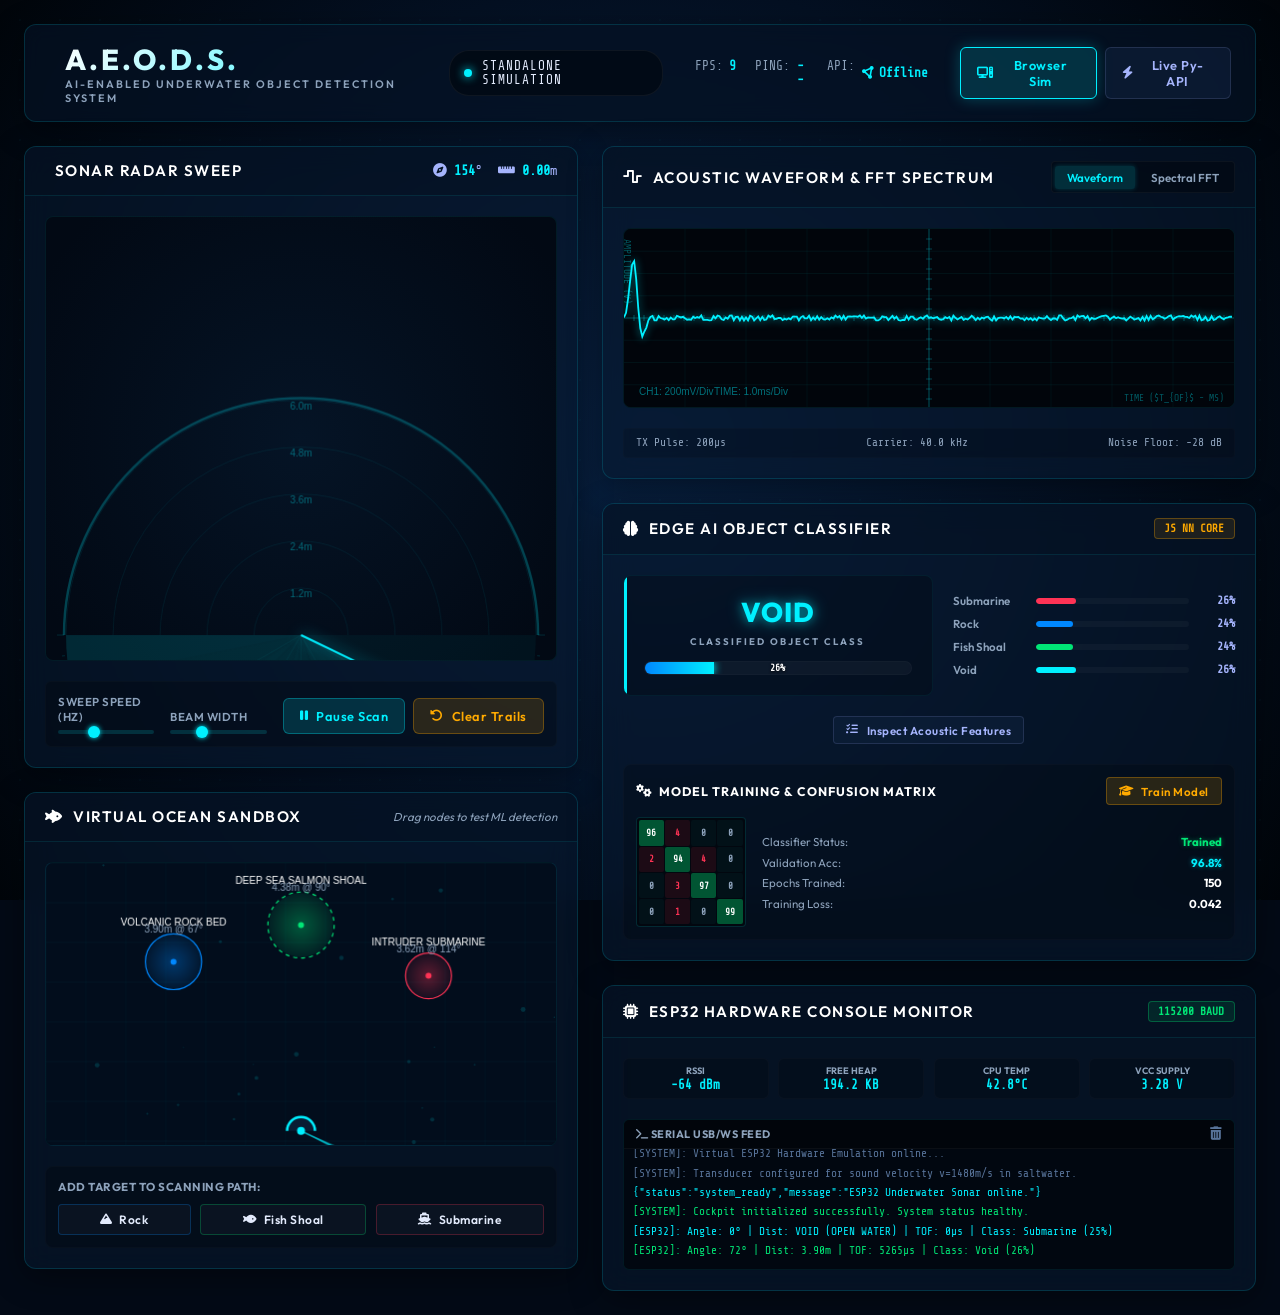
<file: frontend/index.html>
<!DOCTYPE html>
<html lang="en">
<head>
    <meta charset="UTF-8">
    <meta name="viewport" content="width=device-width, initial-scale=1.0">
    <title>AI Underwater Object Detection System // Command Cockpit</title>
    <!-- Google Fonts -->
    <link rel="preconnect" href="https://fonts.googleapis.com">
    <link rel="preconnect" href="https://fonts.gstatic.com" crossorigin>
    <link href="https://fonts.googleapis.com/css2?family=Outfit:wght@300;400;600;800&family=Share+Tech+Mono&display=swap" rel="stylesheet">
    <!-- FontAwesome Icons -->
    <link rel="stylesheet" href="https://cdnjs.cloudflare.com/ajax/libs/font-awesome/6.4.0/css/all.min.css">
    <!-- Style Sheet -->
    <link rel="stylesheet" href="css/style.css">
</head>
<body>
    <!-- BACKGROUND RIPPLE EFFECT -->
    <div class="ocean-background">
        <div class="water-overlay"></div>
    </div>

    <!-- MAIN COCKPIT WRAPPER -->
    <div class="cockpit-container">
        
        <!-- HEADER MODULE -->
        <header class="cockpit-header">
            <div class="header-logo">
                <i class="fa-solid fa-water-lunate logo-icon"></i>
                <div class="logo-text">
                    <h1>A.E.O.D.S.</h1>
                    <span>AI-ENABLED UNDERWATER OBJECT DETECTION SYSTEM</span>
                </div>
            </div>
            
            <div class="header-status">
                <div class="status-indicator" id="mode-badge">
                    <span class="pulse-dot"></span>
                    <span id="mode-text">STANDALONE SIMULATION</span>
                </div>
                
                <div class="header-telemetry">
                    <div class="telemetry-item">
                        <span class="tel-label">FPS:</span>
                        <span class="tel-val" id="fps-val">60</span>
                    </div>
                    <div class="telemetry-item">
                        <span class="tel-label">PING:</span>
                        <span class="tel-val" id="ping-val">--</span>
                    </div>
                    <div class="telemetry-item">
                        <span class="tel-label">API:</span>
                        <span class="tel-val" id="api-status"><i class="fa-solid fa-circle-nodes"></i> Offline</span>
                    </div>
                </div>

                <div class="mode-toggle-group">
                    <button class="btn btn-secondary active" id="btn-sim-mode">
                        <i class="fa-solid fa-computer"></i> Browser Sim
                    </button>
                    <button class="btn btn-secondary" id="btn-live-mode">
                        <i class="fa-solid fa-bolt"></i> Live Py-API
                    </button>
                </div>
            </div>
        </header>

        <!-- DASHBOARD GRID -->
        <main class="cockpit-grid">
            
            <!-- LEFT AREA: SONAR & ENVIRONMENT -->
            <section class="grid-column column-left">
                
                <!-- SONAR RADAR PANEL -->
                <div class="panel-card glass" id="panel-sonar">
                    <div class="panel-header">
                        <h2><i class="fa-solid fa-radar icon-glow"></i> Sonar Radar Sweep</h2>
                        <div class="sonar-metrics">
                            <span class="met-item"><i class="fa-solid fa-compass"></i> <b id="radar-angle">0</b>°</span>
                            <span class="met-item"><i class="fa-solid fa-ruler-horizontal"></i> <b id="radar-dist">0.00</b>m</span>
                        </div>
                    </div>
                    <div class="panel-body sonar-body">
                        <div class="radar-container">
                            <canvas id="canvas-radar"></canvas>
                        </div>
                        <div class="sonar-controls">
                            <div class="ctrl-group">
                                <label for="range-sweep-speed">Sweep Speed (Hz)</label>
                                <input type="range" id="range-sweep-speed" min="10" max="150" value="60">
                            </div>
                            <div class="ctrl-group">
                                <label for="range-beam-width">Beam Width</label>
                                <input type="range" id="range-beam-width" min="2" max="15" value="6" step="1">
                            </div>
                            <div class="btn-group">
                                <button class="btn btn-primary" id="btn-sweep-toggle">
                                    <i class="fa-solid fa-pause"></i> Pause Scan
                                </button>
                                <button class="btn btn-accent" id="btn-clear-radar">
                                    <i class="fa-solid fa-rotate-left"></i> Clear Trails
                                </button>
                            </div>
                        </div>
                    </div>
                </div>

                <!-- VIRTUAL OCEAN ENVIRONMENT PANEL -->
                <div class="panel-card glass" id="panel-environment">
                    <div class="panel-header">
                        <h2><i class="fa-solid fa-fish-fins"></i> Virtual Ocean Sandbox</h2>
                        <span class="header-tip">Drag nodes to test ML detection</span>
                    </div>
                    <div class="panel-body env-body">
                        <div class="env-sandbox-container">
                            <canvas id="canvas-env"></canvas>
                        </div>
                        <div class="env-controls">
                            <div class="spawn-header">Add Target to Scanning Path:</div>
                            <div class="spawn-buttons">
                                <button class="btn btn-spawn btn-rock" data-type="Rock">
                                    <i class="fa-solid fa-mountain"></i> Rock
                                </button>
                                <button class="btn btn-spawn btn-fish" data-type="Fish">
                                    <i class="fa-solid fa-fish"></i> Fish Shoal
                                </button>
                                <button class="btn btn-spawn btn-sub" data-type="Submarine">
                                    <i class="fa-solid fa-ship"></i> Submarine
                                </button>
                            </div>
                        </div>
                    </div>
                </div>
            </section>

            <!-- RIGHT AREA: OSCILLOSCOPE, ML WORKBENCH & ESP32 -->
            <section class="grid-column column-right">
                
                <!-- SIGNAL ANALYZER (OSCILLOSCOPE & FFT) -->
                <div class="panel-card glass" id="panel-analyzer">
                    <div class="panel-header">
                        <h2><i class="fa-solid fa-wave-square"></i> Acoustic Waveform & FFT Spectrum</h2>
                        <div class="panel-tabs">
                            <button class="tab-btn active" data-tab="tab-raw">Waveform</button>
                            <button class="tab-btn" data-tab="tab-fft">Spectral FFT</button>
                        </div>
                    </div>
                    <div class="panel-body analyzer-body">
                        <div class="wave-canvas-container">
                            <!-- Raw Echo Waveform Canvas -->
                            <div class="tab-content active" id="tab-raw">
                                <canvas id="canvas-wave-raw"></canvas>
                                <div class="canvas-axis-label time-label">Time ($t_{OF}$ - ms)</div>
                                <div class="canvas-axis-label-y amp-label">Amplitude (V)</div>
                            </div>
                            <!-- FFT Power Spectrum Canvas -->
                            <div class="tab-content" id="tab-fft">
                                <canvas id="canvas-wave-fft"></canvas>
                                <div class="canvas-axis-label freq-label">Frequency (kHz)</div>
                                <div class="canvas-axis-label-y power-label">PSD (dB)</div>
                            </div>
                        </div>
                        <div class="analyzer-details">
                            <span id="pulse-duration-us">TX Pulse: 200µs</span>
                            <span id="center-freq-hz">Carrier: 40.0 kHz</span>
                            <span id="noise-floor-db">Noise Floor: -28 dB</span>
                        </div>
                    </div>
                </div>

                <!-- MACHINE LEARNING OBJECT CLASSIFICATION -->
                <div class="panel-card glass" id="panel-ml">
                    <div class="panel-header">
                        <h2><i class="fa-solid fa-brain"></i> Edge AI Object Classifier</h2>
                        <span class="badge badge-accent" id="ml-engine-badge">JS NN Core</span>
                    </div>
                    <div class="panel-body ml-body">
                        
                        <!-- REAL-TIME CLASSIFICATION DISPLAY -->
                        <div class="ml-live-panel">
                            <div class="prediction-card">
                                <div class="pred-class" id="ml-prediction">VOID / WATER</div>
                                <div class="pred-label">CLASSIFIED OBJECT CLASS</div>
                                <div class="confidence-gauge">
                                    <div class="gauge-bar" id="ml-confidence-bar" style="width: 100%"></div>
                                    <span class="gauge-percentage" id="ml-confidence-val">100%</span>
                                </div>
                            </div>

                            <div class="probability-bars">
                                <div class="prob-row">
                                    <span class="prob-lbl">Submarine</span>
                                    <div class="prob-track"><div class="prob-fill" id="prob-sub" style="width: 0%"></div></div>
                                    <span class="prob-num" id="prob-sub-val">0%</span>
                                </div>
                                <div class="prob-row">
                                    <span class="prob-lbl">Rock</span>
                                    <div class="prob-track"><div class="prob-fill" id="prob-rock" style="width: 0%"></div></div>
                                    <span class="prob-num" id="prob-rock-val">0%</span>
                                </div>
                                <div class="prob-row">
                                    <span class="prob-lbl">Fish Shoal</span>
                                    <div class="prob-track"><div class="prob-fill" id="prob-fish" style="width: 0%"></div></div>
                                    <span class="prob-num" id="prob-fish-val">0%</span>
                                </div>
                                <div class="prob-row">
                                    <span class="prob-lbl">Void</span>
                                    <div class="prob-track"><div class="prob-fill" id="prob-void" style="width: 100%"></div></div>
                                    <span class="prob-num" id="prob-void-val">100%</span>
                                </div>
                            </div>
                        </div>

                        <!-- EXTRACTED SIGNAL FEATURES -->
                        <div class="ml-features-toggle">
                            <button class="btn btn-small btn-secondary" id="btn-toggle-features">
                                <i class="fa-solid fa-list-check"></i> Inspect Acoustic Features
                            </button>
                        </div>
                        
                        <div class="features-panel hidden" id="features-table-container">
                            <table class="features-table">
                               <thead>
                                   <tr>
                                       <th>Acoustic Feature</th>
                                       <th>Val.</th>
                                       <th>Significance</th>
                                   </tr>
                               </thead>
                               <tbody>
                                   <tr>
                                       <td>Peak Amplitude ($A_{peak}$)</td>
                                       <td id="feat-amp">0.040</td>
                                       <td>Target density / Specularity</td>
                                   </tr>
                                   <tr>
                                       <td>Time of Flight ($t_{of}$)</td>
                                       <td id="feat-tof">0.00ms</td>
                                       <td>Translates to physical distance</td>
                                   </tr>
                                   <tr>
                                       <td>Analytic Envelope Energy</td>
                                       <td id="feat-energy">0.002</td>
                                       <td>Material impedance profile</td>
                                   </tr>
                                   <tr>
                                       <td>Echo Signal Duration</td>
                                       <td id="feat-duration">0.00ms</td>
                                       <td>Surface dispersion & scatter</td>
                                   </tr>
                                   <tr>
                                       <td>Spectral Centroid ($f_{cent}$)</td>
                                       <td id="feat-centroid">0.0 kHz</td>
                                       <td>Frequency response distribution</td>
                                   </tr>
                               </tbody>
                            </table>
                        </div>

                        <!-- MACHINE LEARNING TRAINING MODULE -->
                        <div class="ml-training-panel">
                            <div class="train-header">
                                <h3><i class="fa-solid fa-gears"></i> Model Training & Confusion Matrix</h3>
                                <button class="btn btn-accent btn-small" id="btn-train-model">
                                    <i class="fa-solid fa-graduation-cap"></i> Train Model
                                </button>
                            </div>
                            <div class="train-workbench">
                                <div class="conf-matrix-container">
                                    <div class="conf-matrix-grid" id="conf-matrix-grid">
                                        <!-- Confusion Matrix cells dynamically injected -->
                                    </div>
                                </div>
                                <div class="train-stats">
                                    <div class="stat-line"><span>Classifier Status:</span> <b class="glow-text-green" id="train-status">Trained</b></div>
                                    <div class="stat-line"><span>Validation Acc:</span> <b class="glow-text-cyan" id="train-accuracy">96.8%</b></div>
                                    <div class="stat-line"><span>Epochs Trained:</span> <b id="train-epochs">150</b></div>
                                    <div class="stat-line"><span>Training Loss:</span> <b id="train-loss">0.042</b></div>
                                </div>
                            </div>
                        </div>

                    </div>
                </div>

                <!-- ESP32 SYSTEM STATUS & HARDWARE SERIAL CONSOLE -->
                <div class="panel-card glass" id="panel-esp32">
                    <div class="panel-header">
                        <h2><i class="fa-solid fa-microchip"></i> ESP32 Hardware Console Monitor</h2>
                        <span class="badge badge-green" id="serial-baud">115200 BAUD</span>
                    </div>
                    <div class="panel-body esp32-body">
                        <div class="esp32-stats-grid">
                            <div class="stat-card">
                                <span class="stat-lbl">RSSI</span>
                                <span class="stat-num" id="esp-rssi">-64 dBm</span>
                            </div>
                            <div class="stat-card">
                                <span class="stat-lbl">Free Heap</span>
                                <span class="stat-num" id="esp-heap">194.2 KB</span>
                            </div>
                            <div class="stat-card">
                                <span class="stat-lbl">CPU Temp</span>
                                <span class="stat-num" id="esp-temp">42.8°C</span>
                            </div>
                            <div class="stat-card">
                                <span class="stat-lbl">Vcc Supply</span>
                                <span class="stat-num" id="esp-voltage">3.28 V</span>
                            </div>
                        </div>
                        <div class="console-wrapper">
                            <div class="console-header">
                                <span><i class="fa-solid fa-terminal"></i> Serial USB/WS Feed</span>
                                <button class="btn-clear-console" id="btn-clear-console"><i class="fa-solid fa-trash-can"></i></button>
                            </div>
                            <div class="console-body" id="serial-console-feed">
                                <div class="log-line system">[SYSTEM]: Virtual ESP32 Hardware Emulation online...</div>
                                <div class="log-line system">[SYSTEM]: Transducer configured for sound velocity v=1480m/s in saltwater.</div>
                                <div class="log-line input">{"status":"system_ready","message":"ESP32 Underwater Sonar online."}</div>
                            </div>
                        </div>
                    </div>
                </div>

            </section>
        </main>
    </div>

    <!-- MAIN JAVASCRIPT APPLICATION INJECTIONS -->
    <script src="js/environment.js"></script>
    <script src="js/sonar.js"></script>
    <script src="js/oscilloscope.js"></script>
    <script src="js/ml_workbench.js"></script>
    <script src="js/app.js"></script>
</body>
</html>
</file>
<file: frontend/css/style.css>
/* --------------------------------------------------------------------------
 * AI UNDERWATER OBJECT DETECTION COCKPIT // STYLESHEET
 * -------------------------------------------------------------------------- */

/* CSS RESET & GENERAL VARIABLES */
:root {
    --bg-dark: #030a16;
    --bg-panel: rgba(7, 24, 46, 0.6);
    --bg-panel-hover: rgba(11, 35, 66, 0.7);
    --border-cyan: rgba(0, 240, 255, 0.15);
    --border-cyan-glow: rgba(0, 240, 255, 0.4);
    
    /* Neon Palettes */
    --neon-cyan: #00f0ff;
    --neon-emerald: #00e676;
    --neon-amber: #ffaa00;
    --neon-red: #ff3355;
    --neon-blue: #0088ff;
    
    /* Typography */
    --font-primary: 'Outfit', sans-serif;
    --font-mono: 'Share Tech Mono', monospace;
    
    /* Box Shadows */
    --shadow-cyan: 0 0 15px rgba(0, 240, 255, 0.25);
    --shadow-amber: 0 0 15px rgba(255, 170, 0, 0.25);
    --shadow-red: 0 0 15px rgba(255, 51, 85, 0.25);
    --shadow-glass: 0 8px 32px 0 rgba(0, 0, 0, 0.4);
}

* {
    margin: 0;
    padding: 0;
    box-sizing: border-box;
    scrollbar-width: thin;
    scrollbar-color: var(--neon-cyan) rgba(5, 20, 38, 0.5);
}

/* Chrome, Edge, Safari Scrollbars */
::-webkit-scrollbar {
    width: 6px;
    height: 6px;
}
::-webkit-scrollbar-track {
    background: rgba(5, 20, 38, 0.5);
}
::-webkit-scrollbar-thumb {
    background: var(--neon-cyan);
    border-radius: 4px;
}

body {
    background-color: var(--bg-dark);
    font-family: var(--font-primary);
    color: #e2eafc;
    overflow-x: hidden;
    min-height: 100vh;
}

/* BACKGROUND ACOUSTIC OCEAN RIPPLE EFFECT */
.ocean-background {
    position: fixed;
    top: 0;
    left: 0;
    width: 100vw;
    height: 100vh;
    z-index: -2;
    background: radial-gradient(circle at 50% 50%, #082142 0%, #041022 60%, #01050a 100%);
    overflow: hidden;
}

.water-overlay {
    position: absolute;
    top: 0;
    left: 0;
    width: 100%;
    height: 100%;
    z-index: -1;
    background-image: radial-gradient(rgba(0, 240, 255, 0.03) 1px, transparent 0);
    background-size: 40px 40px;
    opacity: 0.8;
}

/* COCKPIT STRUCTURE */
.cockpit-container {
    width: 100%;
    max-width: 1680px;
    margin: 0 auto;
    padding: 1.5rem;
    display: flex;
    flex-direction: column;
    gap: 1.5rem;
    min-height: 100vh;
}

/* COCKPIT HEADER */
.cockpit-header {
    display: flex;
    justify-content: space-between;
    align-items: center;
    padding: 1rem 1.5rem;
    border-radius: 12px;
    background: rgba(5, 18, 36, 0.7);
    border: 1px solid var(--border-cyan);
    box-shadow: var(--shadow-glass);
    backdrop-filter: blur(10px);
}

.header-logo {
    display: flex;
    align-items: center;
    gap: 1rem;
}

.logo-icon {
    font-size: 2.2rem;
    color: var(--neon-cyan);
    filter: drop-shadow(0 0 8px var(--neon-cyan));
    animation: pulseGlow 3s infinite alternate;
}

.logo-text h1 {
    font-family: var(--font-primary);
    font-size: 1.8rem;
    font-weight: 800;
    letter-spacing: 3px;
    background: linear-gradient(135deg, #ffffff 0%, var(--neon-cyan) 100%);
    -webkit-background-clip: text;
    -webkit-text-fill-color: transparent;
}

.logo-text span {
    font-size: 0.68rem;
    font-weight: 600;
    letter-spacing: 2px;
    color: #8da2bb;
    display: block;
}

.header-status {
    display: flex;
    align-items: center;
    gap: 2rem;
}

.status-indicator {
    display: flex;
    align-items: center;
    gap: 0.6rem;
    background: rgba(0, 0, 0, 0.4);
    padding: 0.5rem 0.9rem;
    border-radius: 20px;
    border: 1px solid rgba(255, 255, 255, 0.05);
    font-family: var(--font-mono);
    font-size: 0.8rem;
    letter-spacing: 1px;
}

.pulse-dot {
    width: 8px;
    height: 8px;
    border-radius: 50%;
    background-color: var(--neon-cyan);
    box-shadow: 0 0 10px var(--neon-cyan);
    animation: pulseDot 1.5s infinite;
}

.status-indicator.live .pulse-dot {
    background-color: var(--neon-emerald);
    box-shadow: 0 0 10px var(--neon-emerald);
}

.header-telemetry {
    display: flex;
    gap: 1.2rem;
}

.telemetry-item {
    display: flex;
    gap: 0.4rem;
    font-family: var(--font-mono);
    font-size: 0.8rem;
}

.tel-label {
    color: #8da2bb;
}

.tel-val {
    color: var(--neon-cyan);
    font-weight: bold;
}

#api-status {
    display: flex;
    align-items: center;
    gap: 0.3rem;
}

.api-online {
    color: var(--neon-emerald) !important;
}

/* BUTTONS & CONTROLS */
.btn {
    font-family: var(--font-primary);
    font-weight: 600;
    font-size: 0.8rem;
    letter-spacing: 0.5px;
    padding: 0.55rem 1rem;
    border-radius: 6px;
    border: 1px solid transparent;
    cursor: pointer;
    transition: all 0.2s ease-in-out;
    display: inline-flex;
    align-items: center;
    gap: 0.5rem;
}

.btn-secondary {
    background: rgba(15, 34, 61, 0.6);
    color: #a5b4fc;
    border-color: rgba(165, 180, 252, 0.15);
}

.btn-secondary:hover {
    background: rgba(29, 63, 107, 0.8);
    color: #fff;
    border-color: rgba(165, 180, 252, 0.4);
}

.btn-secondary.active {
    background: rgba(0, 240, 255, 0.15);
    color: var(--neon-cyan);
    border-color: var(--neon-cyan);
    box-shadow: var(--shadow-cyan);
}

.btn-primary {
    background: rgba(0, 240, 255, 0.15);
    color: var(--neon-cyan);
    border-color: rgba(0, 240, 255, 0.3);
}

.btn-primary:hover {
    background: rgba(0, 240, 255, 0.25);
    border-color: var(--neon-cyan);
    box-shadow: var(--shadow-cyan);
}

.btn-accent {
    background: rgba(255, 170, 0, 0.15);
    color: var(--neon-amber);
    border-color: rgba(255, 170, 0, 0.3);
}

.btn-accent:hover {
    background: rgba(255, 170, 0, 0.25);
    border-color: var(--neon-amber);
    box-shadow: var(--shadow-amber);
}

.btn-small {
    padding: 0.35rem 0.75rem;
    font-size: 0.72rem;
    border-radius: 4px;
}

.mode-toggle-group {
    display: flex;
    gap: 0.5rem;
}

/* GRID LAYOUT */
.cockpit-grid {
    display: grid;
    grid-template-columns: 1.1fr 1.3fr;
    gap: 1.5rem;
    flex-grow: 1;
}

.grid-column {
    display: flex;
    flex-direction: column;
    gap: 1.5rem;
}

/* GLASSMORPHIC PANELS */
.panel-card {
    border-radius: 12px;
    border: 1px solid var(--border-cyan);
    background: var(--bg-panel);
    box-shadow: var(--shadow-glass);
    backdrop-filter: blur(15px);
    display: flex;
    flex-direction: column;
    overflow: hidden;
    transition: border-color 0.3s ease, box-shadow 0.3s ease;
}

.panel-card:hover {
    border-color: rgba(0, 240, 255, 0.25);
}

.panel-header {
    display: flex;
    justify-content: space-between;
    align-items: center;
    padding: 0.9rem 1.25rem;
    border-bottom: 1px solid rgba(0, 240, 255, 0.1);
    background: rgba(5, 15, 30, 0.4);
}

.panel-header h2 {
    font-size: 0.95rem;
    font-weight: 600;
    letter-spacing: 1.5px;
    text-transform: uppercase;
    color: #ffffff;
    display: flex;
    align-items: center;
    gap: 0.6rem;
}

.icon-glow {
    color: var(--neon-cyan);
    filter: drop-shadow(0 0 5px var(--neon-cyan));
}

.panel-body {
    padding: 1.25rem;
    flex-grow: 1;
    display: flex;
    flex-direction: column;
    gap: 1.25rem;
}

.badge {
    font-family: var(--font-mono);
    font-size: 0.7rem;
    font-weight: bold;
    padding: 0.2rem 0.6rem;
    border-radius: 4px;
    border: 1px solid;
    text-transform: uppercase;
}

.badge-green {
    background: rgba(0, 230, 118, 0.1);
    color: var(--neon-emerald);
    border-color: rgba(0, 230, 118, 0.3);
}

.badge-accent {
    background: rgba(255, 170, 0, 0.1);
    color: var(--neon-amber);
    border-color: rgba(255, 170, 0, 0.3);
}

.header-tip {
    font-size: 0.72rem;
    color: #8da2bb;
    font-style: italic;
}

/* RADAR MODULE */
.radar-container {
    width: 100%;
    aspect-ratio: 1.15;
    position: relative;
    background: radial-gradient(circle, #051426 0%, #020914 90%);
    border-radius: 8px;
    border: 1px solid rgba(0, 240, 255, 0.08);
    display: flex;
    justify-content: center;
    align-items: center;
    overflow: hidden;
}

#canvas-radar {
    width: 100%;
    height: 100%;
    display: block;
}

.sonar-metrics {
    display: flex;
    gap: 1rem;
    font-family: var(--font-mono);
    font-size: 0.85rem;
    color: #a5b4fc;
}

.sonar-metrics b {
    color: var(--neon-cyan);
}

.sonar-controls {
    display: grid;
    grid-template-columns: 1fr 1fr auto;
    gap: 1rem;
    align-items: end;
    background: rgba(0, 0, 0, 0.25);
    padding: 0.75rem;
    border-radius: 6px;
    border: 1px solid rgba(255, 255, 255, 0.02);
}

.ctrl-group {
    display: flex;
    flex-direction: column;
    gap: 0.4rem;
}

.ctrl-group label {
    font-size: 0.72rem;
    font-weight: 600;
    color: #8da2bb;
    text-transform: uppercase;
    letter-spacing: 0.5px;
}

.ctrl-group input[type="range"] {
    -webkit-appearance: none;
    width: 100%;
    height: 4px;
    background: rgba(0, 240, 255, 0.15);
    border-radius: 2px;
    outline: none;
}

.ctrl-group input[type="range"]::-webkit-slider-thumb {
    -webkit-appearance: none;
    width: 12px;
    height: 12px;
    border-radius: 50%;
    background: var(--neon-cyan);
    box-shadow: 0 0 5px var(--neon-cyan);
    cursor: pointer;
    transition: transform 0.1s ease;
}

.ctrl-group input[type="range"]::-webkit-slider-thumb:hover {
    transform: scale(1.3);
}

.btn-group {
    display: flex;
    gap: 0.5rem;
}

/* OCEAN ENVIRONMENT PANEL */
.env-sandbox-container {
    width: 100%;
    aspect-ratio: 1.8;
    background: linear-gradient(180deg, #031326 0%, #010814 100%);
    border-radius: 8px;
    border: 1px solid rgba(0, 240, 255, 0.08);
    position: relative;
    overflow: hidden;
}

#canvas-env {
    width: 100%;
    height: 100%;
    display: block;
}

.env-controls {
    background: rgba(0, 0, 0, 0.25);
    padding: 0.75rem;
    border-radius: 8px;
    display: flex;
    flex-direction: column;
    gap: 0.6rem;
    border: 1px solid rgba(255, 255, 255, 0.02);
}

.spawn-header {
    font-size: 0.72rem;
    font-weight: 700;
    color: #8da2bb;
    text-transform: uppercase;
    letter-spacing: 0.5px;
}

.spawn-buttons {
    display: flex;
    gap: 0.6rem;
}

.btn-spawn {
    flex-grow: 1;
    font-family: var(--font-primary);
    font-size: 0.75rem;
    padding: 0.45rem 0.8rem;
    border-radius: 4px;
    border: 1px solid;
    cursor: pointer;
    background: rgba(255,255,255,0.03);
    color: #e2eafc;
    transition: all 0.2s ease;
    display: flex;
    align-items: center;
    justify-content: center;
    gap: 0.4rem;
}

.btn-rock { border-color: rgba(0, 136, 255, 0.25); }
.btn-rock:hover { background: rgba(0, 136, 255, 0.15); color: var(--neon-blue); border-color: var(--neon-blue); }

.btn-fish { border-color: rgba(0, 230, 118, 0.25); }
.btn-fish:hover { background: rgba(0, 230, 118, 0.15); color: var(--neon-emerald); border-color: var(--neon-emerald); }

.btn-sub { border-color: rgba(255, 51, 85, 0.25); }
.btn-sub:hover { background: rgba(255, 51, 85, 0.15); color: var(--neon-red); border-color: var(--neon-red); }

/* OSCILLOSCOPE (ACOUSTIC SIGNAL ANALYZER) */
.wave-canvas-container {
    width: 100%;
    height: 180px;
    background: #02070f;
    border-radius: 8px;
    border: 1px solid rgba(0, 240, 255, 0.08);
    position: relative;
    overflow: hidden;
}

.tab-content {
    display: none;
    width: 100%;
    height: 100%;
    position: relative;
}

.tab-content.active {
    display: block;
}

.tab-content canvas {
    width: 100%;
    height: 100%;
    display: block;
}

.canvas-axis-label {
    position: absolute;
    bottom: 4px;
    right: 10px;
    font-family: var(--font-mono);
    font-size: 0.6rem;
    color: rgba(0, 240, 255, 0.35);
    text-transform: uppercase;
}

.canvas-axis-label-y {
    position: absolute;
    top: 10px;
    left: 8px;
    font-family: var(--font-mono);
    font-size: 0.6rem;
    color: rgba(0, 240, 255, 0.35);
    transform: rotate(90deg);
    transform-origin: top left;
    text-transform: uppercase;
}

.panel-tabs {
    display: flex;
    gap: 0.25rem;
    background: rgba(0, 0, 0, 0.3);
    padding: 0.2rem;
    border-radius: 4px;
    border: 1px solid rgba(255, 255, 255, 0.04);
}

.tab-btn {
    background: transparent;
    border: none;
    outline: none;
    color: #8da2bb;
    font-family: var(--font-primary);
    font-size: 0.72rem;
    font-weight: 600;
    padding: 0.25rem 0.75rem;
    border-radius: 3px;
    cursor: pointer;
    transition: all 0.15s ease;
}

.tab-btn.active {
    background: rgba(0, 240, 255, 0.15);
    color: var(--neon-cyan);
    box-shadow: 0 0 5px rgba(0, 240, 255, 0.2);
}

.analyzer-details {
    display: flex;
    justify-content: space-between;
    background: rgba(0,0,0,0.15);
    padding: 0.45rem 0.75rem;
    border-radius: 4px;
    font-family: var(--font-mono);
    font-size: 0.7rem;
    color: #8da2bb;
    border: 1px solid rgba(255, 255, 255, 0.01);
}

/* EDGE AI CLASSIFIER MODULE */
.ml-live-panel {
    display: grid;
    grid-template-columns: 1.1fr 1fr;
    gap: 1.25rem;
    align-items: center;
}

.prediction-card {
    background: rgba(0, 0, 0, 0.25);
    border: 1px solid rgba(0, 240, 255, 0.06);
    border-radius: 8px;
    padding: 1.25rem;
    display: flex;
    flex-direction: column;
    align-items: center;
    gap: 0.4rem;
    text-align: center;
    position: relative;
    overflow: hidden;
}

.prediction-card::before {
    content: '';
    position: absolute;
    top: 0;
    left: 0;
    width: 3px;
    height: 100%;
    background: var(--neon-cyan);
}

.pred-class {
    font-family: var(--font-primary);
    font-size: 1.7rem;
    font-weight: 800;
    letter-spacing: 1px;
    color: var(--neon-cyan);
    filter: drop-shadow(0 0 8px rgba(0,240,255,0.4));
    line-height: 1.2;
}

.pred-label {
    font-size: 0.6rem;
    letter-spacing: 2px;
    font-weight: bold;
    color: #8da2bb;
    text-transform: uppercase;
}

.confidence-gauge {
    width: 100%;
    height: 14px;
    background: rgba(255, 255, 255, 0.04);
    border-radius: 10px;
    position: relative;
    overflow: hidden;
    margin-top: 0.5rem;
    border: 1px solid rgba(255, 255, 255, 0.02);
}

.gauge-bar {
    height: 100%;
    background: linear-gradient(90deg, var(--neon-blue) 0%, var(--neon-cyan) 100%);
    box-shadow: 0 0 8px var(--neon-cyan);
    transition: width 0.3s ease;
}

.gauge-percentage {
    position: absolute;
    top: 50%;
    left: 50%;
    transform: translate(-50%, -50%);
    font-family: var(--font-mono);
    font-size: 0.6rem;
    font-weight: 800;
    color: #fff;
    text-shadow: 0 1px 3px rgba(0,0,0,0.8);
}

.probability-bars {
    display: flex;
    flex-direction: column;
    gap: 0.5rem;
}

.prob-row {
    display: grid;
    grid-template-columns: 75px 1fr 38px;
    align-items: center;
    gap: 0.5rem;
    font-size: 0.72rem;
}

.prob-lbl {
    color: #8da2bb;
    font-weight: 600;
}

.prob-track {
    height: 6px;
    background: rgba(255,255,255,0.03);
    border-radius: 3px;
    overflow: hidden;
}

.prob-fill {
    height: 100%;
    background-color: var(--neon-cyan);
    border-radius: 3px;
    transition: width 0.3s ease;
}

.prob-num {
    font-family: var(--font-mono);
    text-align: right;
    font-weight: bold;
    color: #a5b4fc;
}

/* Probabilities color-coding */
#prob-sub { background-color: var(--neon-red); }
#prob-rock { background-color: var(--neon-blue); }
#prob-fish { background-color: var(--neon-emerald); }
#prob-void { background-color: var(--neon-cyan); }

/* ML FEATURES PANEL */
.ml-features-toggle {
    display: flex;
    justify-content: center;
}

.features-panel {
    background: rgba(0, 0, 0, 0.2);
    border-radius: 6px;
    border: 1px solid rgba(0, 240, 255, 0.05);
    padding: 0.5rem;
    max-height: 200px;
    overflow-y: auto;
    transition: max-height 0.3s ease;
}

.features-panel.hidden {
    display: none;
}

.features-table {
    width: 100%;
    border-collapse: collapse;
    font-size: 0.7rem;
    text-align: left;
}

.features-table th, .features-table td {
    padding: 0.45rem 0.6rem;
}

.features-table th {
    color: #8da2bb;
    font-weight: bold;
    text-transform: uppercase;
    letter-spacing: 0.5px;
    border-bottom: 1px solid rgba(0, 240, 255, 0.08);
}

.features-table td {
    border-bottom: 1px solid rgba(255, 255, 255, 0.02);
}

.features-table td:nth-child(2) {
    font-family: var(--font-mono);
    font-weight: bold;
    color: var(--neon-cyan);
}

.features-table tr:hover {
    background: rgba(255, 255, 255, 0.01);
}

/* TRAINING PANEL */
.ml-training-panel {
    display: flex;
    flex-direction: column;
    gap: 0.75rem;
    background: rgba(0, 0, 0, 0.2);
    padding: 0.75rem;
    border-radius: 8px;
    border: 1px solid rgba(255, 255, 255, 0.02);
}

.train-header {
    display: flex;
    justify-content: space-between;
    align-items: center;
}

.train-header h3 {
    font-size: 0.78rem;
    font-weight: bold;
    text-transform: uppercase;
    color: #fff;
    letter-spacing: 1px;
    display: flex;
    align-items: center;
    gap: 0.4rem;
}

.train-workbench {
    display: grid;
    grid-template-columns: 110px 1fr;
    gap: 1rem;
    align-items: center;
}

.conf-matrix-container {
    width: 110px;
    height: 110px;
    border: 1px solid rgba(0, 240, 255, 0.15);
    background: #02070f;
    border-radius: 4px;
    padding: 2px;
}

.conf-matrix-grid {
    display: grid;
    grid-template-columns: repeat(4, 1fr);
    grid-template-rows: repeat(4, 1fr);
    gap: 1px;
    width: 100%;
    height: 100%;
}

.conf-cell {
    background: rgba(0, 240, 255, 0.04);
    display: flex;
    align-items: center;
    justify-content: center;
    font-family: var(--font-mono);
    font-size: 0.58rem;
    font-weight: bold;
    color: #8da2bb;
    transition: all 0.2s ease;
    border-radius: 2px;
}

.conf-cell.diag {
    background: rgba(0, 230, 118, 0.15);
    color: var(--neon-emerald);
}

.conf-cell.diag.high {
    background: rgba(0, 230, 118, 0.35);
    color: #fff;
}

.conf-cell.error {
    background: rgba(255, 51, 85, 0.1);
    color: var(--neon-red);
}

.conf-cell.error.high {
    background: rgba(255, 51, 85, 0.25);
    color: #fff;
}

.train-stats {
    display: flex;
    flex-direction: column;
    gap: 0.35rem;
    font-size: 0.72rem;
}

.stat-line {
    display: flex;
    justify-content: space-between;
    color: #8da2bb;
}

.stat-line b {
    color: #fff;
}

.glow-text-green {
    color: var(--neon-emerald) !important;
    text-shadow: 0 0 5px rgba(0, 230, 118, 0.4);
}

.glow-text-cyan {
    color: var(--neon-cyan) !important;
    text-shadow: 0 0 5px rgba(0, 240, 255, 0.4);
}

/* ESP32 MONITOR CARD */
.esp32-stats-grid {
    display: grid;
    grid-template-columns: repeat(4, 1fr);
    gap: 0.6rem;
}

.stat-card {
    background: rgba(0, 0, 0, 0.2);
    border: 1px solid rgba(255, 255, 255, 0.02);
    border-radius: 6px;
    padding: 0.4rem;
    text-align: center;
    display: flex;
    flex-direction: column;
}

.stat-lbl {
    font-size: 0.58rem;
    font-weight: bold;
    color: #8da2bb;
    text-transform: uppercase;
}

.stat-num {
    font-family: var(--font-mono);
    font-size: 0.78rem;
    font-weight: bold;
    color: var(--neon-cyan);
    margin-top: 0.1rem;
}

.console-wrapper {
    background: #010710;
    border-radius: 6px;
    border: 1px solid rgba(0, 240, 255, 0.08);
    display: flex;
    flex-direction: column;
    overflow: hidden;
}

.console-header {
    background: rgba(0, 0, 0, 0.3);
    padding: 0.4rem 0.75rem;
    display: flex;
    justify-content: space-between;
    align-items: center;
    border-bottom: 1px solid rgba(255, 255, 255, 0.04);
    font-size: 0.68rem;
    font-weight: bold;
    color: #8da2bb;
    text-transform: uppercase;
    letter-spacing: 0.5px;
}

.btn-clear-console {
    background: transparent;
    border: none;
    color: #577399;
    cursor: pointer;
    transition: color 0.15s ease;
}

.btn-clear-console:hover {
    color: var(--neon-red);
}

.console-body {
    height: 120px;
    overflow-y: auto;
    padding: 0.6rem;
    display: flex;
    flex-direction: column;
    gap: 0.3rem;
    font-family: var(--font-mono);
    font-size: 0.7rem;
    line-height: 1.3;
}

.log-line {
    word-break: break-all;
}

.log-line.system {
    color: #577399;
}

.log-line.input {
    color: var(--neon-cyan);
}

.log-line.error {
    color: var(--neon-red);
}

.log-line.success {
    color: var(--neon-emerald);
}

/* KEYFRAMES & MICRO-ANIMATIONS */
@keyframes pulseDot {
    0% { transform: scale(0.95); opacity: 0.5; }
    50% { transform: scale(1.15); opacity: 1; }
    100% { transform: scale(0.95); opacity: 0.5; }
}

@keyframes pulseGlow {
    0% { filter: drop-shadow(0 0 2px var(--neon-cyan)); }
    100% { filter: drop-shadow(0 0 10px var(--neon-cyan)); }
}

/* RESPONSIVE LAYOUT adjustments */
@media (max-width: 1100px) {
    .cockpit-grid {
        grid-template-columns: 1fr;
    }
}
@media (max-width: 768px) {
    .cockpit-header {
        flex-direction: column;
        gap: 1rem;
        align-items: flex-start;
    }
    .header-status {
        width: 100%;
        flex-wrap: wrap;
        justify-content: space-between;
    }
}
</file>
